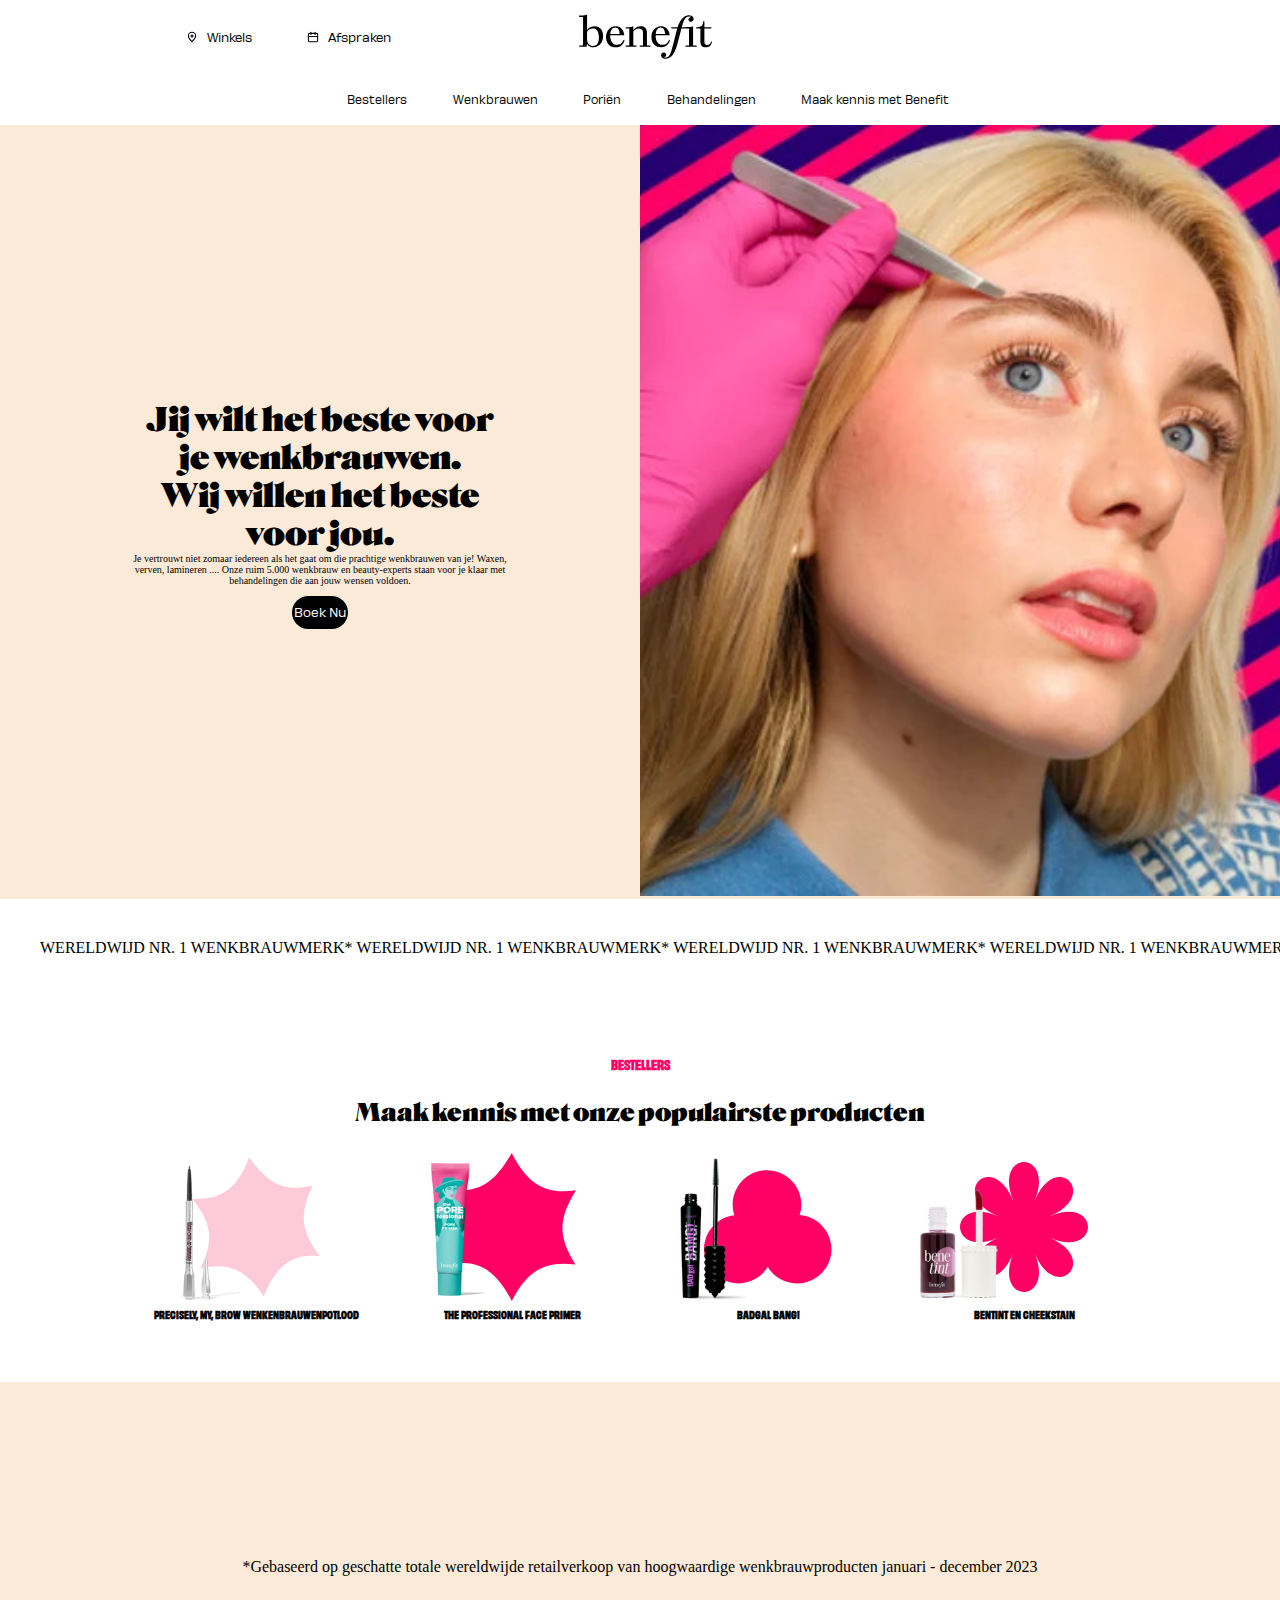
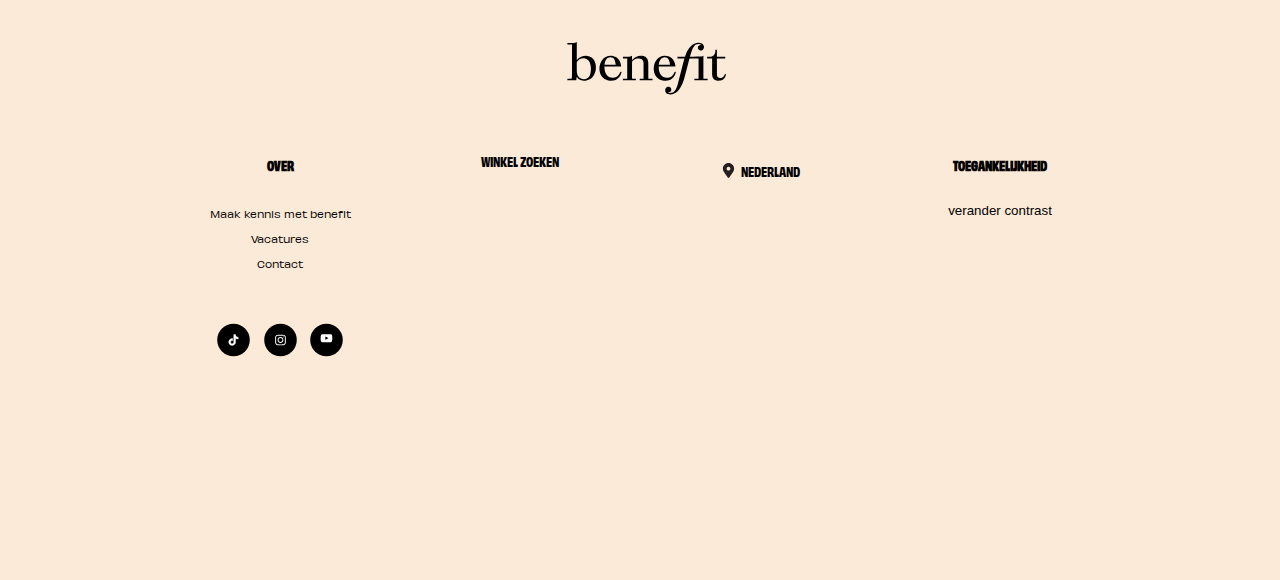
<file: index.html>
<!DOCTYPE html>
<html lang="nl">

<head>
	<meta charset="UTF-8">
	<meta name="author" content="Aya Alnabelsi">
	<meta name="viewport" content="width=device-width, initial-scale=1">

	<title>Benefitcosmetics</title>

	<link href="styles/navfooter.css" rel="stylesheet">
	<link href="styles/homestyle.css" rel="stylesheet">

	<script defer src="scripts/script.js"></script>

	<link rel="icon" type="image/svg+xml" href="images/favicon.svg">
</head>

<body>
	<header>
		<img src="images/logobenefit.svg" alt="logo benefit">

		<!--De open button-->
		<!--Aria button verstopt de button voor screenreaders-->
		<button aria-hidden="true"><img src="images/hamburgermenu.svg" alt="menu" /></button>


		<div>
			<!--Geholpen door Viresh. i.o.m Sanne in dit geval wel div gebruiken-->
			<nav>
				<!--De sluitebutton kruisje -->
				<button aria-hidden="true"><img src="images/Kruisje.svg" alt="Sluit" /></button>

				<ul>
					<li>
						<a href="https://www.benefitcosmetics.com/nl-nl/bestsellers.html">Bestellers</a>
					</li>

					<li>
						<a href="https://www.benefitcosmetics.com/nl-nl/brows.html">Wenkbrauwen</a>
					</li>

					<li>
						<a href="https://www.benefitcosmetics.com/nl-nl/pores.html">Poriën</a>
					</li>

					<li>
						<a href="https://www.benefitcosmetics.com/nl-nl/services.html">Behandelingen</a>
					</li>

					<li>
						<a href="https://www.benefitcosmetics.com/nl-nl/about-us.html">Maak kennis met Benefit</a>
					</li>
				</ul>
			</nav>

			<nav>
				<ul>
					<li>
						<a href="https://www.benefitcosmetics.com/nl-nl/find-a-store.html" target="_blank">
							<img src="images/location.svg" alt="Winkels">
							<p>Winkels</p>
						</a>
					</li>

					<li>
						<a href="https://www.benefitcosmetics.com/nl-nl/services.html?open-booking=1" target="_blank">
							<img src="images/calender.svg" alt="Afspraken">
							<p>Afspraken</p>
						</a>
					</li>

				</ul>
			</nav>
		</div>

	</header>


	<main>
		<a href="index.html"></a>

		<section>
			<img src="images/Homeimg.webp" alt="Make-up model plaatje">

			<h2>
				<br>Jij wilt het beste voor <br>je wenkbrauwen.</br>
				Wij willen het beste <br>voor jou.

			</h2>

			<p>
				Je vertrouwt niet zomaar iedereen als het gaat om die prachtige wenkbrauwen van je! Waxen, verven,
				lamineren .... Onze ruim 5.000 wenkbrauw en beauty-experts staan voor je klaar met behandelingen die aan
				jouw wensen voldoen.
			</p>

			<a href="https://www.benefitcosmetics.com/nl-nl#">Boek Nu</a>

		</section>


		<ul>
			<li>WERELDWIJD NR. 1 WENKBRAUWMERK*&nbsp;</li>
			<li>WERELDWIJD NR. 1 WENKBRAUWMERK*&nbsp;</li>
			<li>WERELDWIJD NR. 1 WENKBRAUWMERK*&nbsp;</li>
			<li>WERELDWIJD NR. 1 WENKBRAUWMERK*&nbsp;</li>
		</ul>


		<section>
			<h3>Bestellers</h3>
			<p>Maak kennis met onze populairste producten</p>

			<article>
				<a href="https://www.benefitcosmetics.com/nl-nl/bestsellers.html">
					<h3>
						Precisely, My, Brow Wenkenbrauwenpotlood
					</h3>

					<img src="images/wenkbrauwenpotlood.webp" alt="Wenkbrauwenpotlood img">
					<img src="images/sparkbabypink.svg" alt="foto spark">

				</a>
			</article>


			<article>
				<a href="https://www.benefitcosmetics.com/nl-nl/bestsellers.html">
					<h3>
						The Professional Face Primer
					</h3>
					<img src="images/faceprimer.webp" alt="Gezichtsprimer foto">
					<img src="images/sparkdeeppink.svg" alt="foto spark">
				</a>
			</article>


			<article>
				<a href="https://www.benefitcosmetics.com/nl-nl/bestsellers.html">
					<h3>
						Badgal Bang!
					</h3>
					<img src="images/mascara.png" alt="Mascara foto">
					<img src="images/clover-1.svg" alt="clover foto">
				</a>
			</article>

			<article>
				<a href="https://www.benefitcosmetics.com/nl-nl/bestsellers.html">
					<h3>
						Bentint En Cheekstain
					</h3>
					<img src="images/liptint.webp" alt="Lip tint img">
					<img src="images/flower-2.svg" alt="bloem foto">
				</a>
			</article>

		</section>
	</main>

	<footer>
		<P>*Gebaseerd op geschatte totale wereldwijde retailverkoop van hoogwaardige wenkbrauwproducten januari -
			december 2023
		</P>

		<img src="images/logobenefit.svg" alt="logo benefit">

		<details>
			<summary>Over</summary>
			<ul>
				<li>
					<a href="https://www.benefitcosmetics.com/nl-nl/about-us.html">Maak kennis met benefit</a>
				</li>

				<li>
					<a href="https://www.benefitcosmetics.com/nl-nl/careers.html">Vacatures</a>
				</li>

				<li>
					<a href="netherlandscustomerc@benefitcosmetics.com">Contact</a>
				</li>
			</ul>
		</details>

		<a href="https://www.benefitcosmetics.com/nl-nl/find-a-store.html">Winkel zoeken</a>

		<li>
			<a href="https://www.benefitcosmetics.com/nl-nl/locations.html" target="_blank">
				<img src="images/location-pin-svgrepo-com.svg" alt="locatie logo">
				<p>
					Nederland
				</p>
			</a>

		</li>

		<!--https://www.svgrepo.com/svg/513450/location-pin?edit=true-->

		<details>
			<summary>Toegankelijkheid</summary>
			<ul>
				<li>
					<button>verander contrast</button>
				</li>
			</ul>
		</details>


		<ul>
			<li>
				<a href="https://www.tiktok.com/@benefitnetherlands" target="_blank">
					<svg fill="white" width="64px" height="64px" viewBox="-32 -32 96.00 96.00" version="1.1"
						xmlns="http://www.w3.org/2000/svg" stroke="white">

						<g id="SVGRepo_bgCarrier" stroke-width="0"
							transform="translate(1.1199999999999992,1.1199999999999992), scale(0.93)">

							<rect x="-32" y="-32" width="96.00" height="96.00" rx="48" strokewidth="0"></rect>

						</g>

						<g id="SVGRepo_tracerCarrier" stroke-linecap="round" stroke-linejoin="round"></g>

						<g id="SVGRepo_iconCarrier">
							<title>tiktok</title>
							<path
								d="M16.656 1.029c1.637-0.025 3.262-0.012 4.886-0.025 0.054 2.031 0.878 3.859 2.189 5.213l-0.002-0.002c1.411 1.271 3.247 2.095 5.271 2.235l0.028 0.002v5.036c-1.912-0.048-3.71-0.489-5.331-1.247l0.082 0.034c-0.784-0.377-1.447-0.764-2.077-1.196l0.052 0.034c-0.012 3.649 0.012 7.298-0.025 10.934-0.103 1.853-0.719 3.543-1.707 4.954l0.020-0.031c-1.652 2.366-4.328 3.919-7.371 4.011l-0.014 0c-0.123 0.006-0.268 0.009-0.414 0.009-1.73 0-3.347-0.482-4.725-1.319l0.040 0.023c-2.508-1.509-4.238-4.091-4.558-7.094l-0.004-0.041c-0.025-0.625-0.037-1.25-0.012-1.862 0.49-4.779 4.494-8.476 9.361-8.476 0.547 0 1.083 0.047 1.604 0.136l-0.056-0.008c0.025 1.849-0.050 3.699-0.050 5.548-0.423-0.153-0.911-0.242-1.42-0.242-1.868 0-3.457 1.194-4.045 2.861l-0.009 0.030c-0.133 0.427-0.21 0.918-0.21 1.426 0 0.206 0.013 0.41 0.037 0.61l-0.002-0.024c0.332 2.046 2.086 3.59 4.201 3.59 0.061 0 0.121-0.001 0.181-0.004l-0.009 0c1.463-0.044 2.733-0.831 3.451-1.994l0.010-0.018c0.267-0.372 0.45-0.822 0.511-1.311l0.001-0.014c0.125-2.237 0.075-4.461 0.087-6.698 0.012-5.036-0.012-10.060 0.025-15.083z">
							</path>
						</g>

					</svg>
				</a>
				<!--https://www.svgrepo.com/svg/473806/tiktok?edit=true-->
			</li>

			<li>
				<a href="https://www.instagram.com/benefitnetherlands/" target="_blank">
					<svg width="64px" height="64px" viewBox="-24 -24 72.00 72.00" fill="white"
						xmlns="http://www.w3.org/2000/svg">

						<g id="SVGRepo_bgCarrier" stroke-width="0"
							transform="translate(0.8399999999999999,0.8399999999999999), scale(0.93)">

							<rect x="-24" y="-24" width="72.00" height="72.00" rx="36" strokewidth="0" />

						</g>

						<g id="SVGRepo_tracerCarrier" stroke-linecap="round" stroke-linejoin="round" />

						<g id="SVGRepo_iconCarrier">
							<path fill-rule="evenodd" clip-rule="evenodd"
								d="M12 18C15.3137 18 18 15.3137 18 12C18 8.68629 15.3137 6 12 6C8.68629 6 6 8.68629 6 12C6 15.3137 8.68629 18 12 18ZM12 16C14.2091 16 16 14.2091 16 12C16 9.79086 14.2091 8 12 8C9.79086 8 8 9.79086 8 12C8 14.2091 9.79086 16 12 16Z"
								fill="#ffffff" />
							<path
								d="M18 5C17.4477 5 17 5.44772 17 6C17 6.55228 17.4477 7 18 7C18.5523 7 19 6.55228 19 6C19 5.44772 18.5523 5 18 5Z"
								fill="#ffffff" />
							<path fill-rule="evenodd" clip-rule="evenodd"
								d="M1.65396 4.27606C1 5.55953 1 7.23969 1 10.6V13.4C1 16.7603 1 18.4405 1.65396 19.7239C2.2292 20.8529 3.14708 21.7708 4.27606 22.346C5.55953 23 7.23969 23 10.6 23H13.4C16.7603 23 18.4405 23 19.7239 22.346C20.8529 21.7708 21.7708 20.8529 22.346 19.7239C23 18.4405 23 16.7603 23 13.4V10.6C23 7.23969 23 5.55953 22.346 4.27606C21.7708 3.14708 20.8529 2.2292 19.7239 1.65396C18.4405 1 16.7603 1 13.4 1H10.6C7.23969 1 5.55953 1 4.27606 1.65396C3.14708 2.2292 2.2292 3.14708 1.65396 4.27606ZM13.4 3H10.6C8.88684 3 7.72225 3.00156 6.82208 3.0751C5.94524 3.14674 5.49684 3.27659 5.18404 3.43597C4.43139 3.81947 3.81947 4.43139 3.43597 5.18404C3.27659 5.49684 3.14674 5.94524 3.0751 6.82208C3.00156 7.72225 3 8.88684 3 10.6V13.4C3 15.1132 3.00156 16.2777 3.0751 17.1779C3.14674 18.0548 3.27659 18.5032 3.43597 18.816C3.81947 19.5686 4.43139 20.1805 5.18404 20.564C5.49684 20.7234 5.94524 20.8533 6.82208 20.9249C7.72225 20.9984 8.88684 21 10.6 21H13.4C15.1132 21 16.2777 20.9984 17.1779 20.9249C18.0548 20.8533 18.5032 20.7234 18.816 20.564C19.5686 20.1805 20.1805 19.5686 20.564 18.816C20.7234 18.5032 20.8533 18.0548 20.9249 17.1779C20.9984 16.2777 21 15.1132 21 13.4V10.6C21 8.88684 20.9984 7.72225 20.9249 6.82208C20.8533 5.94524 20.7234 5.49684 20.564 5.18404C20.1805 4.43139 19.5686 3.81947 18.816 3.43597C18.5032 3.27659 18.0548 3.14674 17.1779 3.0751C16.2777 3.00156 15.1132 3 13.4 3Z"
								fill="#ffffff" />
						</g>

					</svg>
				</a>
			</li>

			<li>
				<a href="https://consent.youtube.com/m?continue=https%3A%2F%2Fwww.youtube.com%2Fchannel%2FUCJwNriyEzvR7jCFjVdjOeEw%3Fcbrd%3D1&gl=NL&m=0&pc=yt&cm=2&hl=nl&src=1"
					target="_blank">

					<svg width="64px" height="64px" viewBox="-20 -20 60.00 60.00" version="1.1"
						xmlns="http://www.w3.org/2000/svg" xmlns:xlink="http://www.w3.org/1999/xlink" fill="white"
						transform="rotate(0)">

						<g id="SVGRepo_bgCarrier" stroke-width="0"
							transform="translate(0.6999999999999993,0.6999999999999993), scale(0.93)">

							<rect x="-20" y="-20" width="60.00" height="60.00" rx="30" strokewidth="0" />

						</g>

						<g id="SVGRepo_tracerCarrier" stroke-linecap="round" stroke-linejoin="round" stroke="#CCCCCC"
							stroke-width="0.16" />

						<g id="SVGRepo_iconCarrier">
							<title>youtube</title>
							<desc>Created with Sketch.</desc>
							<defs> </defs>
							<g id="Page-1" stroke-width="0.0002" fill="none" fill-rule="evenodd">
								<g id="Dribbble-Light-Preview" transform="translate(-300.000000, -7442.000000)"
									fill="#ffffff">
									<g id="icons" transform="translate(56.000000, 160.000000)">
										<path
											d="M251.988432,7291.58588 L251.988432,7285.97425 C253.980638,7286.91168 255.523602,7287.8172 257.348463,7288.79353 C255.843351,7289.62824 253.980638,7290.56468 251.988432,7291.58588 M263.090998,7283.18289 C262.747343,7282.73013 262.161634,7282.37809 261.538073,7282.26141 C259.705243,7281.91336 248.270974,7281.91237 246.439141,7282.26141 C245.939097,7282.35515 245.493839,7282.58153 245.111335,7282.93357 C243.49964,7284.42947 244.004664,7292.45151 244.393145,7293.75096 C244.556505,7294.31342 244.767679,7294.71931 245.033639,7294.98558 C245.376298,7295.33761 245.845463,7295.57995 246.384355,7295.68865 C247.893451,7296.0008 255.668037,7296.17532 261.506198,7295.73552 C262.044094,7295.64178 262.520231,7295.39147 262.895762,7295.02447 C264.385932,7293.53455 264.28433,7285.06174 263.090998,7283.18289"
											id="youtube-[#168]"> </path>
									</g>
								</g>
							</g>
						</g>

					</svg>
				</a>

				<!-- https://developer.mozilla.org/en-US/docs/Web/SVG/Attribute/target -->
				<!--https://www.svgrepo.com/svg/513089/youtube-168?edit=true-->
			</li>
		</ul>

	</footer>

</body>

</html>
</file>
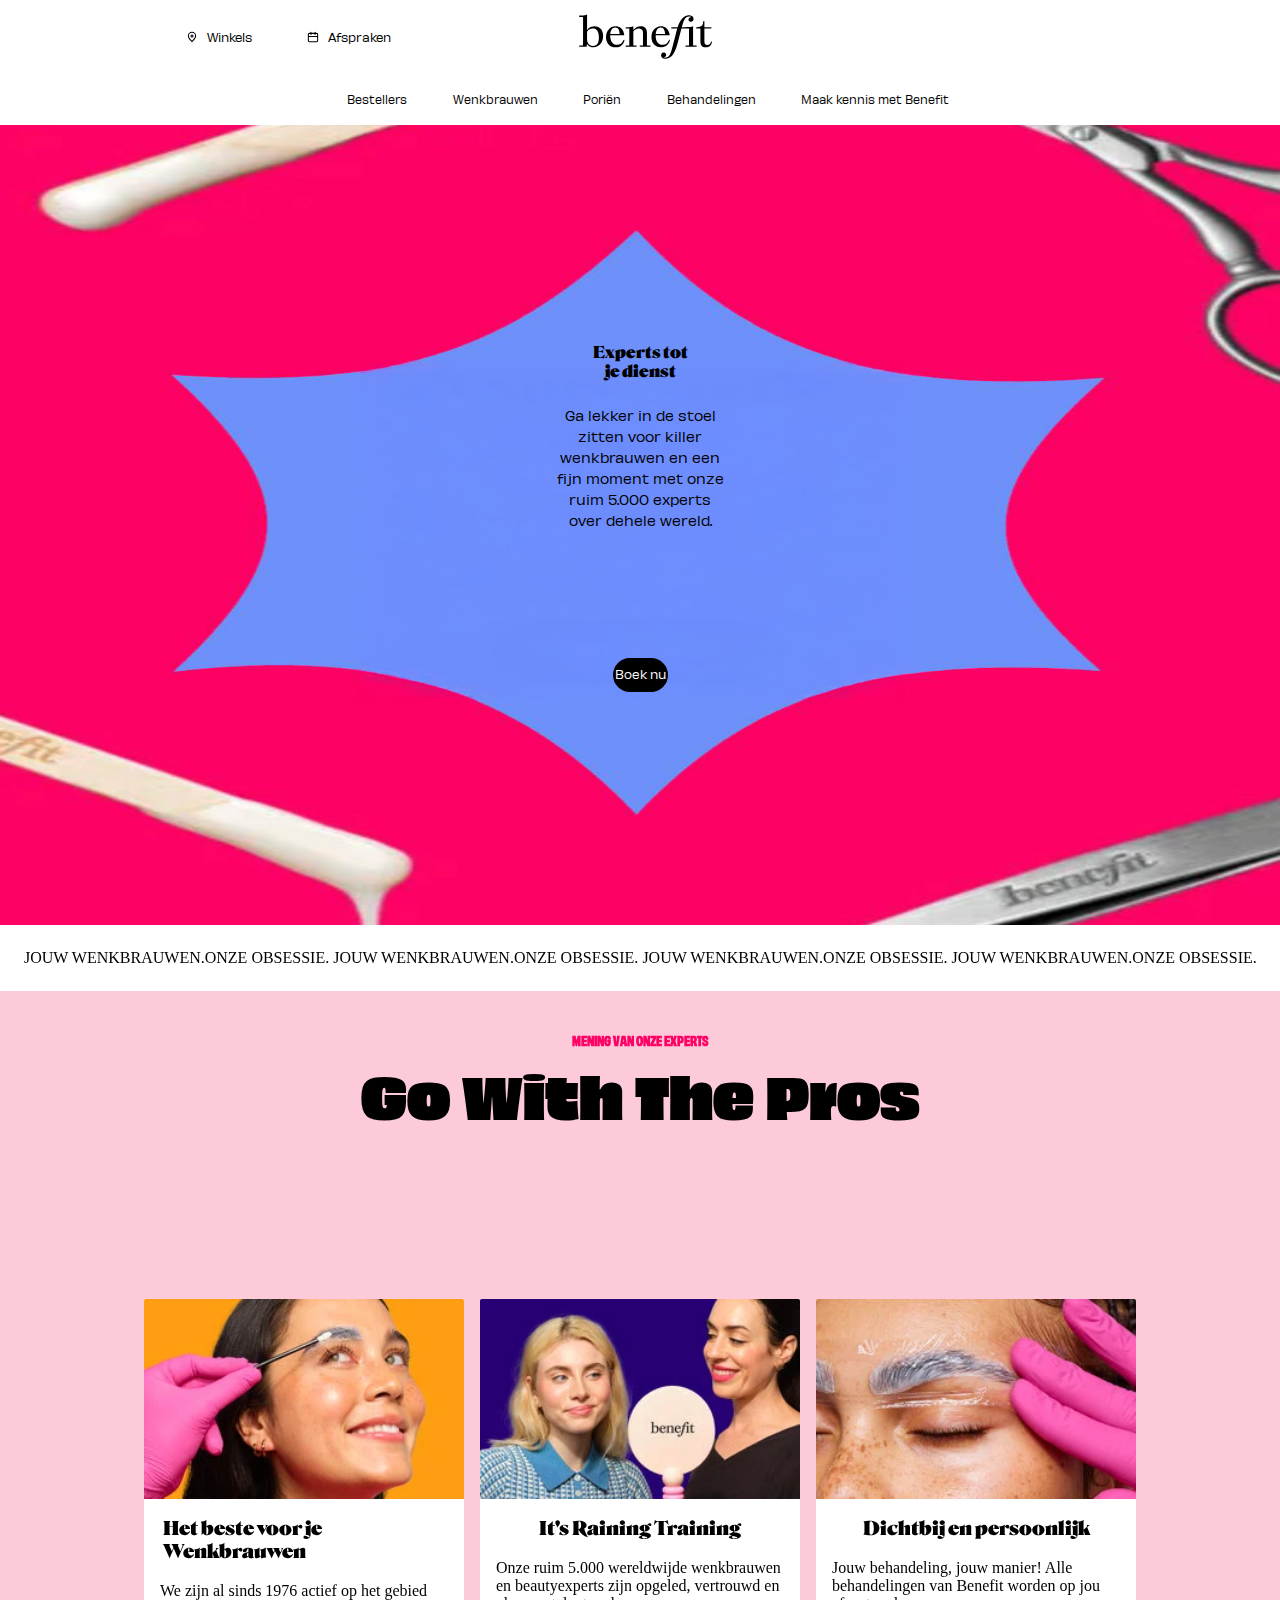
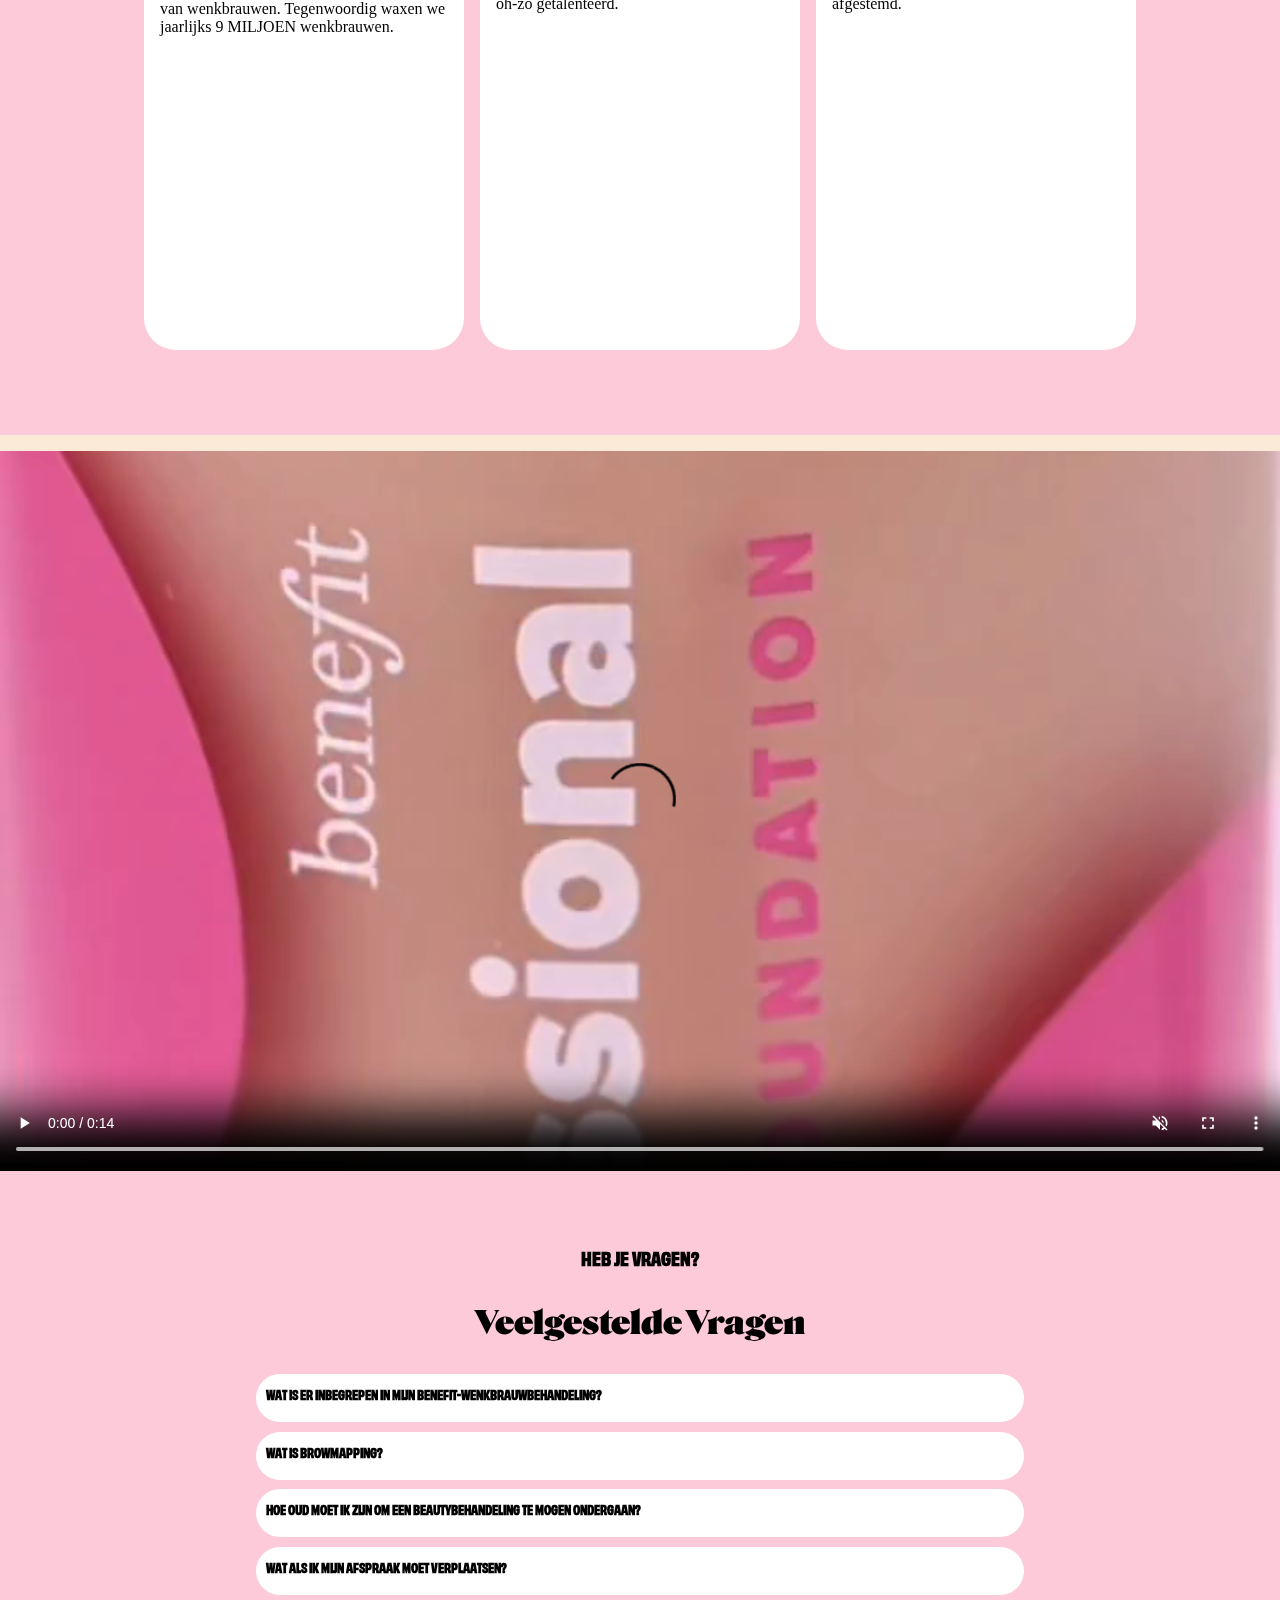
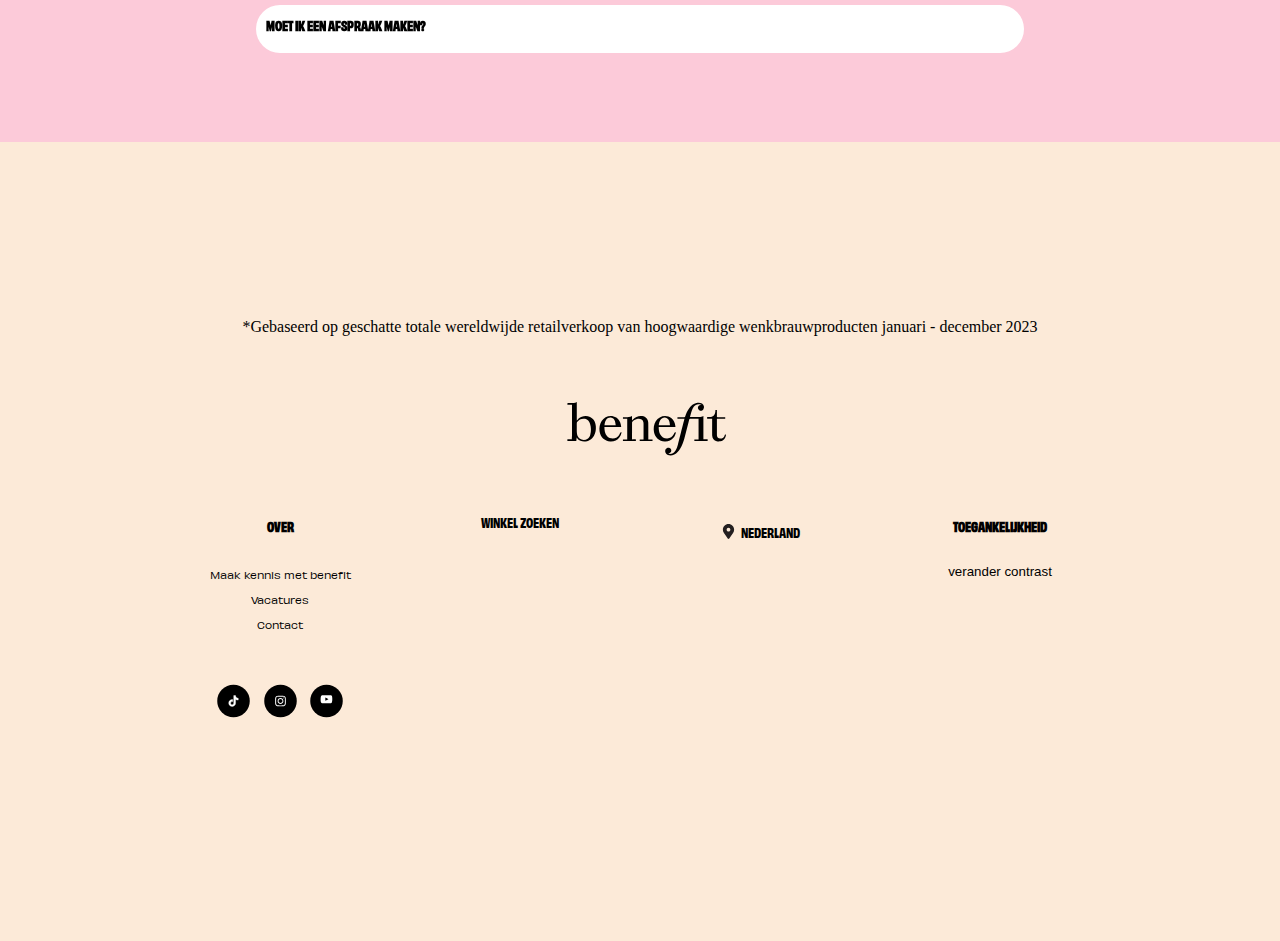
<file: behandeling.html>
<!DOCTYPE html>
<html lang="nl">

<head>
	<meta charset="UTF-8">
	<meta name="author" content="Aya Alnabelsi">
	<meta name="viewport" content="width=device-width, initial-scale=1">

	<title>Benefitcosmetics</title>

	<link href="styles/navfooter.css" rel="stylesheet">
	<link href="styles/Behandeling.css" rel="stylesheet">


	<link rel="icon" type="image/svg+xml" href="images/favicon.svg">
</head>

<body>
	<header>
		<img src="images/logobenefit.svg" alt="logo benefit">

		<!--De open button-->
		<!--Aria button verstopt de button voor screenreaders-->
		<button aria-hidden="true"><img src="images/hamburgermenu.svg" alt="menu" /></button>


		<div>
			<!--Geholpen door Viresh. i.o.m Sanne in dit geval wel div gebruiken-->
			<nav>
				<!--De sluitebutton kruisje -->
				<button aria-hidden="true"><img src="images/Kruisje.svg" alt="Sluit" /></button>

				<ul>
					<li>
						<a href="https://www.benefitcosmetics.com/nl-nl/bestsellers.html">Bestellers</a>
					</li>

					<li>
						<a href="https://www.benefitcosmetics.com/nl-nl/brows.html">Wenkbrauwen</a>
					</li>

					<li>
						<a href="https://www.benefitcosmetics.com/nl-nl/pores.html">Poriën</a>
					</li>

					<li>
						<a href="https://www.benefitcosmetics.com/nl-nl/services.html">Behandelingen</a>
					</li>

					<li>
						<a href="https://www.benefitcosmetics.com/nl-nl/about-us.html">Maak kennis met Benefit</a>
					</li>
				</ul>
			</nav>

			<nav>
				<ul>
					<li>
						<a href="https://www.benefitcosmetics.com/nl-nl/find-a-store.html" target="_blank">
							<img src="images/location.svg" alt="Winkels">
							<p>Winkels</p>
						</a>
					</li>

					<li>
						<a href="https://www.benefitcosmetics.com/nl-nl/services.html?open-booking=1" target="_blank">
							<img src="images/calender.svg" alt="Afspraken">
							<p>Afspraken</p>
						</a>
					</li>

				</ul>
			</nav>
		</div>

	</header>


	<main>
		<section>
			<!-- <picture>
		 <source srcset="images/Behandeling-desktop-img.jpg" media="(min-width: 57em)" />
		<img src="images/experts-img.jpg" alt="#" />
		 </picture> -->
			<h1>Experts tot <br>je dienst</h1>
			<img src="images/experts-img.jpg" alt="achtergrond img">
			<p>Ga lekker in de stoel zitten voor killer wenkbrauwen en een fijn moment met onze ruim 5.000 experts over
				dehele wereld.</p>
			<a href="#">Boek nu</a>
		</section>


		<ul>
			<li>Jouw wenkbrauwen.Onze obsessie.&nbsp;</li>
			<li>Jouw wenkbrauwen.Onze obsessie.&nbsp;</li>
			<li>Jouw wenkbrauwen.Onze obsessie.&nbsp;</li>
			<li>Jouw wenkbrauwen.Onze obsessie.&nbsp;</li>
		</ul>


		<section>
			<h2>Mening Van Onze Experts</h2>
			<p>Go With The Pros</p>

			<ul>
				<li>
					<h3>
						Het beste voor je Wenkbrauwen
					</h3>
					<p>We zijn al sinds 1976 actief op het gebied van wenkbrauwen. Tegenwoordig waxen we jaarlijks 9
						MILJOEN wenkbrauwen. </p>
					<img src="images/het beste-voor-jewenkbrauwen.webp" alt="foto model wenkbrauwen">
				</li>

				<li>
					<h3>
						It's Raining Training
					</h3>
					<p>
						Onze ruim 5.000 wereldwijde wenkbrauwen en beautyexperts zijn opgeled, vertrouwd en oh-zo
						getalenteerd.
					</p>
					<img src="images/its-raining-training.webp" alt="foto 2 models">
				</li>


				<li>
					<h3>
						Dichtbij en persoonlijk
					</h3>
					<p>Jouw behandeling, jouw manier! Alle behandelingen van Benefit worden op jou afgestemd.</p>
					<img src="images/dichtbij-en-persoonlijk.webp" alt=" model foto wenkbrauwen behandeling">
				</li>
			</ul>
		</section>


		<video src="Video/filmpje.MP4" controls autoplay muted></video>
		<!--Geholpen tijdens de feedback sessie-->


		<section>
			<h3>HEB JE VRAGEN?
			</h3>
			<p>Veelgestelde Vragen</p>
			<details>
				<summary>WAT IS ER INBEGREPEN IN MIJN BENEFIT-WENKBRAUWBEHANDELING? </summary>
				<p>Elke Benefit-behandeling is een unieke ervaring voor JOU, helemaal afgestemd op jouw noden. Je Brow &
					Beauty Expert (BBE) begint altijd met een uitgebreide consultatie. Zo wandel je naar buiten met een
					goed
					gevoel (en een prachtige look!) Dankzij onze gepersonaliseerde browmapping kan je zelf zien welke
					haartjes we moeten knippen en welke haartjes we laten groeien, voor een wenkbrauwlook waar je
					helemaal
					in de ban van bent. Aan het einde van de behandeling zal je BBE je wenkbrauwen stylen, zodat je er
					meteen mee kan pronken wanneer je naar buiten wandelt. </p>
			</details>


			<details>
				<summary>
					WAT IS BROWMAPPING?
				</summary>
				<p>Onze gepersonaliseerde browmappingtechniek helpt je te bepalen waar je wenkbrauw moet beginnen en
					eindigen en hoe hij moet krommen, en identificeert elk haartje dat daarvoor verwijderd moet worden.
					De
					procedure zorgt ervoor dat je niet zomaar de eerste de beste wenkbrauwvorm aangemeten krijgt, maar
					de
					wenkbrauwvorm die perfect past bij jou. Zodra je de gewenste vorm in kaart gebracht hebt, zal je
					Brow &
					Beauty expert samen met jou bepalen hoe je die vorm het best kan verkrijgen: met een behandeling,
					een
					bepaald product, of beide. </p>
			</details>


			<details>
				<summary>
					HOE OUD MOET IK ZIJN OM EEN BEAUTYBEHANDELING TE MOGEN ONDERGAAN?
				</summary>
				<p>
					Raadpleeg bij het boeken van de afspraak de minimumleeftijd voor de behandeling om na te gaan of de
					aanwezigheid en toestemming van een ouder of voogd vereist zijn.
				</p>
			</details>


			<details>

				<summary>
					WAT ALS IK MIJN AFSPRAAK MOET VERPLAATSEN?
				</summary>
				<p>Geen zorgen, plannen kunnen wijzigen! Annuleer je afspraak als je niet aanwezig kan zijn. Dit kan via
					e-mail als je gekozen hebt om online meldingen over je afspraak te ontvangen. Zodra de afspraak
					geannuleerd is, zal je gevraagd worden of je een nieuwe afspraak wil maken.
				</p>
			</details>


			<details>
				<summary>
					MOET IK EEN AFSPRAAK MAKEN?
				</summary>
				<p>
					Het is aangeraden om een afspraak te maken, maar je kan ook zonder afspraak langskomen.
				</p>
			</details>

		</section>
	</main>


	<footer>
		<P>*Gebaseerd op geschatte totale wereldwijde retailverkoop van hoogwaardige wenkbrauwproducten januari -
			december 2023
		</P>

		<img src="images/logobenefit.svg" alt="logo benefit">

		<details>
			<summary>Over</summary>
			<ul>
				<li>
					<a href="https://www.benefitcosmetics.com/nl-nl/about-us.html">Maak kennis met benefit</a>
				</li>

				<li>
					<a href="https://www.benefitcosmetics.com/nl-nl/careers.html">Vacatures</a>
				</li>

				<li>
					<a href="netherlandscustomerc@benefitcosmetics.com">Contact</a>
				</li>
			</ul>
		</details>

		<a href="https://www.benefitcosmetics.com/nl-nl/find-a-store.html">Winkel zoeken</a>


		<li>
			<a href="https://www.benefitcosmetics.com/nl-nl/locations.html" target="_blank">
				<img src="images/location-pin-svgrepo-com.svg" alt="locatie logo">
				<p>
					Nederland
				</p>
			</a>

		</li>

		<!--https://www.svgrepo.com/svg/513450/location-pin?edit=true-->

		<details>
			<summary>Toegankelijkheid</summary>
			<ul>
				<li>
					<button>verander contrast</button>
				</li>
			</ul>
		</details>


		<ul>
			<li>
				<a href="https://www.tiktok.com/@benefitnetherlands" target="_blank">
					<svg fill="white" width="64px" height="64px" viewBox="-32 -32 96.00 96.00" version="1.1"
						xmlns="http://www.w3.org/2000/svg" stroke="white">

						<g id="SVGRepo_bgCarrier" stroke-width="0"
							transform="translate(1.1199999999999992,1.1199999999999992), scale(0.93)">

							<rect x="-32" y="-32" width="96.00" height="96.00" rx="48" strokewidth="0"></rect>

						</g>

						<g id="SVGRepo_tracerCarrier" stroke-linecap="round" stroke-linejoin="round"></g>

						<g id="SVGRepo_iconCarrier">
							<title>tiktok</title>
							<path
								d="M16.656 1.029c1.637-0.025 3.262-0.012 4.886-0.025 0.054 2.031 0.878 3.859 2.189 5.213l-0.002-0.002c1.411 1.271 3.247 2.095 5.271 2.235l0.028 0.002v5.036c-1.912-0.048-3.71-0.489-5.331-1.247l0.082 0.034c-0.784-0.377-1.447-0.764-2.077-1.196l0.052 0.034c-0.012 3.649 0.012 7.298-0.025 10.934-0.103 1.853-0.719 3.543-1.707 4.954l0.020-0.031c-1.652 2.366-4.328 3.919-7.371 4.011l-0.014 0c-0.123 0.006-0.268 0.009-0.414 0.009-1.73 0-3.347-0.482-4.725-1.319l0.040 0.023c-2.508-1.509-4.238-4.091-4.558-7.094l-0.004-0.041c-0.025-0.625-0.037-1.25-0.012-1.862 0.49-4.779 4.494-8.476 9.361-8.476 0.547 0 1.083 0.047 1.604 0.136l-0.056-0.008c0.025 1.849-0.050 3.699-0.050 5.548-0.423-0.153-0.911-0.242-1.42-0.242-1.868 0-3.457 1.194-4.045 2.861l-0.009 0.030c-0.133 0.427-0.21 0.918-0.21 1.426 0 0.206 0.013 0.41 0.037 0.61l-0.002-0.024c0.332 2.046 2.086 3.59 4.201 3.59 0.061 0 0.121-0.001 0.181-0.004l-0.009 0c1.463-0.044 2.733-0.831 3.451-1.994l0.010-0.018c0.267-0.372 0.45-0.822 0.511-1.311l0.001-0.014c0.125-2.237 0.075-4.461 0.087-6.698 0.012-5.036-0.012-10.060 0.025-15.083z">
							</path>
						</g>

					</svg>
				</a>
				<!--https://www.svgrepo.com/svg/473806/tiktok?edit=true-->
			</li>

			<li>
				<a href="https://www.instagram.com/benefitnetherlands/" target="_blank">
					<svg width="64px" height="64px" viewBox="-24 -24 72.00 72.00" fill="white"
						xmlns="http://www.w3.org/2000/svg">

						<g id="SVGRepo_bgCarrier" stroke-width="0"
							transform="translate(0.8399999999999999,0.8399999999999999), scale(0.93)">

							<rect x="-24" y="-24" width="72.00" height="72.00" rx="36" strokewidth="0" />

						</g>

						<g id="SVGRepo_tracerCarrier" stroke-linecap="round" stroke-linejoin="round" />

						<g id="SVGRepo_iconCarrier">
							<path fill-rule="evenodd" clip-rule="evenodd"
								d="M12 18C15.3137 18 18 15.3137 18 12C18 8.68629 15.3137 6 12 6C8.68629 6 6 8.68629 6 12C6 15.3137 8.68629 18 12 18ZM12 16C14.2091 16 16 14.2091 16 12C16 9.79086 14.2091 8 12 8C9.79086 8 8 9.79086 8 12C8 14.2091 9.79086 16 12 16Z"
								fill="#ffffff" />
							<path
								d="M18 5C17.4477 5 17 5.44772 17 6C17 6.55228 17.4477 7 18 7C18.5523 7 19 6.55228 19 6C19 5.44772 18.5523 5 18 5Z"
								fill="#ffffff" />
							<path fill-rule="evenodd" clip-rule="evenodd"
								d="M1.65396 4.27606C1 5.55953 1 7.23969 1 10.6V13.4C1 16.7603 1 18.4405 1.65396 19.7239C2.2292 20.8529 3.14708 21.7708 4.27606 22.346C5.55953 23 7.23969 23 10.6 23H13.4C16.7603 23 18.4405 23 19.7239 22.346C20.8529 21.7708 21.7708 20.8529 22.346 19.7239C23 18.4405 23 16.7603 23 13.4V10.6C23 7.23969 23 5.55953 22.346 4.27606C21.7708 3.14708 20.8529 2.2292 19.7239 1.65396C18.4405 1 16.7603 1 13.4 1H10.6C7.23969 1 5.55953 1 4.27606 1.65396C3.14708 2.2292 2.2292 3.14708 1.65396 4.27606ZM13.4 3H10.6C8.88684 3 7.72225 3.00156 6.82208 3.0751C5.94524 3.14674 5.49684 3.27659 5.18404 3.43597C4.43139 3.81947 3.81947 4.43139 3.43597 5.18404C3.27659 5.49684 3.14674 5.94524 3.0751 6.82208C3.00156 7.72225 3 8.88684 3 10.6V13.4C3 15.1132 3.00156 16.2777 3.0751 17.1779C3.14674 18.0548 3.27659 18.5032 3.43597 18.816C3.81947 19.5686 4.43139 20.1805 5.18404 20.564C5.49684 20.7234 5.94524 20.8533 6.82208 20.9249C7.72225 20.9984 8.88684 21 10.6 21H13.4C15.1132 21 16.2777 20.9984 17.1779 20.9249C18.0548 20.8533 18.5032 20.7234 18.816 20.564C19.5686 20.1805 20.1805 19.5686 20.564 18.816C20.7234 18.5032 20.8533 18.0548 20.9249 17.1779C20.9984 16.2777 21 15.1132 21 13.4V10.6C21 8.88684 20.9984 7.72225 20.9249 6.82208C20.8533 5.94524 20.7234 5.49684 20.564 5.18404C20.1805 4.43139 19.5686 3.81947 18.816 3.43597C18.5032 3.27659 18.0548 3.14674 17.1779 3.0751C16.2777 3.00156 15.1132 3 13.4 3Z"
								fill="#ffffff" />
						</g>

					</svg>
				</a>
			</li>

			<li>
				<a href="https://consent.youtube.com/m?continue=https%3A%2F%2Fwww.youtube.com%2Fchannel%2FUCJwNriyEzvR7jCFjVdjOeEw%3Fcbrd%3D1&gl=NL&m=0&pc=yt&cm=2&hl=nl&src=1"
					target="_blank">

					<svg width="64px" height="64px" viewBox="-20 -20 60.00 60.00" version="1.1"
						xmlns="http://www.w3.org/2000/svg" xmlns:xlink="http://www.w3.org/1999/xlink" fill="white"
						transform="rotate(0)">

						<g id="SVGRepo_bgCarrier" stroke-width="0"
							transform="translate(0.6999999999999993,0.6999999999999993), scale(0.93)">

							<rect x="-20" y="-20" width="60.00" height="60.00" rx="30" strokewidth="0" />

						</g>

						<g id="SVGRepo_tracerCarrier" stroke-linecap="round" stroke-linejoin="round" stroke="#CCCCCC"
							stroke-width="0.16" />

						<g id="SVGRepo_iconCarrier">
							<title>youtube [#168]</title>
							<desc>Created with Sketch.</desc>
							<defs> </defs>
							<g id="Page-1" stroke-width="0.0002" fill="none" fill-rule="evenodd">
								<g id="Dribbble-Light-Preview" transform="translate(-300.000000, -7442.000000)"
									fill="#ffffff">
									<g id="icons" transform="translate(56.000000, 160.000000)">
										<path
											d="M251.988432,7291.58588 L251.988432,7285.97425 C253.980638,7286.91168 255.523602,7287.8172 257.348463,7288.79353 C255.843351,7289.62824 253.980638,7290.56468 251.988432,7291.58588 M263.090998,7283.18289 C262.747343,7282.73013 262.161634,7282.37809 261.538073,7282.26141 C259.705243,7281.91336 248.270974,7281.91237 246.439141,7282.26141 C245.939097,7282.35515 245.493839,7282.58153 245.111335,7282.93357 C243.49964,7284.42947 244.004664,7292.45151 244.393145,7293.75096 C244.556505,7294.31342 244.767679,7294.71931 245.033639,7294.98558 C245.376298,7295.33761 245.845463,7295.57995 246.384355,7295.68865 C247.893451,7296.0008 255.668037,7296.17532 261.506198,7295.73552 C262.044094,7295.64178 262.520231,7295.39147 262.895762,7295.02447 C264.385932,7293.53455 264.28433,7285.06174 263.090998,7283.18289"
											id="youtube-[#168]"> </path>
									</g>
								</g>
							</g>
						</g>

					</svg>
				</a>

				<!-- https://developer.mozilla.org/en-US/docs/Web/SVG/Attribute/target -->
				<!--https://www.svgrepo.com/svg/513089/youtube-168?edit=true-->
			</li>
		</ul>

	</footer>
	<script defer src="scripts/script.js"></script>
</body>

</html>
</file>
<file: styles/navfooter.css>
@font-face {
    font-family: "obviously-medium";
    src: url("../fonts/Obviously-Medium.woff2");
    font-weight: 300;
}

@font-face {
    font-family: "obviously-narrow";
    src: url("../fonts/Obviously-Narrow_Bold.woff2");
    font-weight: 400;
}

@font-face {
    font-family: "obviously-regular";
    src: url("../fonts/Obviously-Regular.woff2");
    font-weight: 400;
}

@font-face {
    font-family: "obviously-super";
    src: url("../fonts/Obviously-Super.woff2");
    font-weight: 400;
}

@font-face {
    font-family: "roslindale-display";
    src: url("../fonts/Roslindale-DisplayUltra.woff2");
    font-weight: 400;
}

/*********************/
/* CUSTOM PROPERTIES */
/*********************/
:root {
    color-scheme: light dark;

    --background-color: light-dark(#fcead8, black);
    --secondarycolor-background: light-dark(#ffffff, #ff0064);
    --button-color: light-dark(#000000, #ffb6c1);
    --color-background: light-dark(#ffffff, black);
    --rozebacground-color: light-dark(#fccad9, #ff4b9b);
    --tweedefooter: light-dark(#fcead8, black);
    --ulcolor: light-dark(#fccad9, black);

    --footer-color: light-dark(#fff4eb, #ff66a3);
    --footercolor: light-dark(#ffffff, #ff4b9b);
    --detailscolor: light-dark(#ff4b9b, black);
    --textcolor: #000000;
    --textcolor1: #ffffff;
    --textcolor3: light-dark(#ffffff, black);
    --textcolor2: light-dark(black, #ffffff);
    --colortext2: light-dark(#ff0064, #ff66a3);
    --bestellerscolor: light-dark(#ff0064, #ffffff);
    --button: light-dark(black, #ffffff);
    --deeppinkbackground-color: light-dark(#fc91dc, #a8006a);
    --socialmediaicon-background: light-dark(black, #ff0064);
}


/*************/
/* DE HEADER */
/*************/

header {
    z-index: 2;
    display: grid;
    grid-template-columns: 1fr max-content 1fr;
    position: sticky;
    top: 0;
    align-items: center;
    background-color: var(--footercolor);
}

header h1 {
    justify-content: center;
    font-size: larger;
    font-weight: 200;
}

/*************/
/*menu img*/
/*************/
header img {
    width: 3em;
}

/*************/
/* Geholpen door Viresh */
/*************/
header button,
div nav button {
    background-color: inherit;
    border: none;
}

/*************/
/*memu button*/
/*************/
header button {
    order: -1;
    justify-self: start;
    padding-top: 1em;
}

div {
    display: flex;
    flex-direction: column;
    justify-content: space-between;
    position: fixed;
    left: 0;
    right: 0;
    top: 0;
    bottom: 0;
    background-color: var(--footercolor);
    /* helemaal uit beeld Verplaatsen*/
    translate: -100%;
    transition: 2s;
}

div nav:nth-of-type(1) {
    margin-left: 1em;
    background-color: var(--footercolor);
}

div nav:nth-of-type(1) ul a {
    font-family: "obviously-narrow";
    font-size: 1.5em;
}

div nav:nth-of-type(2) {
    grid-row-start: 1;
    grid-row-end: 2;
    background-color: var(--tweedefooter);
}


div nav:nth-of-type(2) ul a {
    display: flex;
    flex-direction: row;
    justify-content: start;
    padding: 0;
}


div nav:nth-of-type(2) ul img {
    width: 40px;
    height: 40px;
    align-self: center;
}

div nav:nth-of-type(2) ul p {
    font-size: small;

}

/*************/
/*linkjes in de nav*/
/*************/
div ul:nth-of-type(1) {
    list-style: none;
    font-family: "Obviously-Narrow";
    font-size: small;
}

/*************/
/* als het menu open is*/
/*************/
div.toonMenu {
    translate: 0% 0%;
}

/*************/
/*als het menu open is*/
/*************/
div.is-open {
    translate: 0%;
}

/*************/
/*ALS DE BROWSER MINIMAAL 38EM BREED IS*/
/*************/
@media (min-width:38em) {
    header {
        grid-template-rows: min-content min-content;
    }

    header img {
        grid-column: 2;
        grid-row: 1;
        width: 9em;
        align-self: center;

    }

    header>button {
        display: none;
    }

    h1 {
        grid-column-start: 2;
        grid-column-end: 3;
    }

    div {
        display: contents;
        position: static;
        translate: 0;
        background: none;

    }

    div nav:nth-of-type(1) {
        grid-column-start: 1;
        grid-column-end: -1;
        justify-self: center;
        grid-row: 2;
    }

    div nav:nth-of-type(1) ul a {
        font-family: "obviously-regular";
        font-size: 0.8em;
    }

    div nav:nth-of-type(2) {
        grid-row: 1;
        grid-column: 1;
        justify-self: center;
        background-color: var(--textcolor1);
    }

    div nav:nth-of-type(2) a {
        display: flex;
        flex-direction: row;

    }

    div button {
        display: none;
    }

    div ul {
        display: flex;
        gap: 3.5em;
        list-style: none;
    }

    div a {
        border: none;
        flex-direction: column;
    }

    header>a:last-of-type {
        flex-direction: column;
    }
}

/*************/
/*Header als de browser minimaal 57em breed is*/
/*************/

@media (min-width:57em) {
    div nav:nth-of-type(1) ul a {
        font-family: "obviously-regular";
        font-size: 0.8em;
    }

    div nav:nth-of-type(2) ul img {
        width: 30px;
    }

    div nav:nth-of-type(2) ul p {
        font-size: 1.1em;
    }


}

/* Bron: https://codepen.io/ayaalnabelsi/pen/RNrPrWW */





footer {
    background-color: var(--background-color);
    padding: 1em;
    position: relative;
    display: grid;
    padding-bottom: 2em;
    text-align: center;
    text-decoration: none;
  }
   
  /*Gebasseerd op etc*/
  footer p {
    font-size: x-small;
  }
   
  /*benefit img*/
  footer > img {
    width: 25%;
    justify-self: center;
    padding-top: 2em;
    padding-bottom: 1em;
  }
   
  /*************/
  /*WINKEL ZOEKEN&NEDERLAND*/
  /*************/
  a {
    font-size: x-small;
    font-family: "Obviously-Regular";
    text-decoration: none;
    color: var(--textcolor2);
    line-height: 2.5em;
  }
   
  /*Ruimte tussen a */
  details li a {
    line-height: 2.5em;
  }
   
  /*over & toegankelijkheid*/
  summary,
  footer > a {
    font-size: small;
    font-family: "Obviously-Narrow";
    text-transform: uppercase;
  }
   
  footer details:nth-of-type(1) a:hover {
    text-decoration: underline;
  }
   
  footer details:nth-of-type(2) a:hover {
    text-decoration: underline;
  }
   
  footer a:hover {
    text-decoration: underline;
  }
   
  /*************/
  /* OVER & TOEGANKELIJKHEID*/
  /*************/
  details summary {
    justify-content: center;
  }
   
  /*************/
  /* OVER */
  /*************/
  footer details ul {
    list-style: none;
  }
   
  /*************/
  /*SOCIAL MEDIA ICONS*/
  /*************/
  footer > ul:first-of-type {
    display: flex;
    list-style: none;
    justify-content: center;
    gap: 0.7em;
  }
   
  footer > ul:last-of-type svg {
    display: block;
    width: 3.5em;
  }
   
  button {
    background-color: inherit;
    border: none;
  }
   
  button:hover {
    text-decoration: underline;
  }
   
  /*Behandeling page*/
  /*HEB JE VRAGEN*/
  footer section:nth-of-type(1) {
    background-color: var(--rozebacground-color);
  }
   
  /*************/
  /*  Pijltje Styling*/
  /*************/
  summary {
    list-style: none;
    display: flex;
    padding: 10px;
    font-weight: bold;
    display: grid;
    grid-template-columns: 1fr max-content min-content;
    grid-column-start: 2;
    grid-column-end: 3;
  }
   
  footer summary::after {
    content: "";
    grid-column-start: 3;
    grid-column-end: 4;
    width: 0.9em;
    background: url("https://uploads.sitepoint.com/wp-content/uploads/2023/10/1697699669arrow.svg")
      no-repeat;
    transition: 0.2s;
  }
   
  footer details[open] > summary::after {
    transform: rotate(180deg);
  }
   
  /*https://codepen.io/SitePoint/pen/gOqYGPZ*/
  
   
  /*Nederland en logo*/
  footer li a {
    display: flex;
    justify-content: center;
    gap: 0.5em;
  }
   
  footer li a img {
    width: 1.5em;
  }
   
  footer li a p {
    font-family: "Obviously-Narrow";
    text-transform: uppercase;
    font-size: small;
  }
   
  li::marker {
    content: "";
  }
   
  /*content leeg maken geholpen door Viresh*/
   
  svg rect {
    fill: var(--socialmediaicon-background);
  }
   
  /*hiermee de kleur van de iconen verander*/
   


    /* geen pijltjes in summary*/
    @media (min-width: 900px) {
      footer details > summary::after {
          display: none;
      }
  }

  @media (min-width: 57em) {
    footer {
      padding: 10em;
      display: grid;
      grid-template-columns: 1fr 1fr 1fr 1fr;
      padding-bottom: 12em;
      text-align: center;
      text-decoration: none;
    }
   
    /*Gebasseerd op etc*/
    footer p {
      grid-column: 1/-1;
      font-size: medium;
    }
   
    /*benefit img*/
    footer > img {
      grid-row: 2;
      grid-column: 1/-1;
      width: 18%;
      justify-self: center;
      padding-top: 3em;
      padding-bottom: 3em;
    }
   
    footer a {
      grid-row: 3;
      grid-column: 2/3;
      
    }
   
    footer a:nth-of-type(1) {
      align-self: start;
    }
   
    /*************/
    /* OVER & TOEGANKELIJKHEID*/
    /*************/
    details summary {
      justify-content: center;
    }
   
    /*************/
    /* OVER */
    /*************/
    footer details ul {
      list-style: none;
    }
   
    /*************/
    /*SOCIAL MEDIA ICONS*/
    /*************/
    footer > ul:first-of-type {
      display: flex;
      list-style: none;
      justify-content: center;
      gap: 0.7em;
    }
   
    footer > ul:last-of-type svg {
      display: block;
      width: 3.5em;
    }
   
    button {
      background-color: inherit;
      border: none;
    }
   
    button:hover {
      text-decoration: underline;
    }

       
    /*Nederland en logo*/
    footer a {
      display: flex;
      justify-content: center;
      align-items: center;
      gap: 0.5em;
    }
   
    footer a img {
      width: 1.5em;
    }
   
    footer a p {
      font-family: "Obviously-Narrow";
      text-transform: uppercase;
      font-size: small;
    }
   
    li::marker {
      content: "";
    }

    /*Behandeling page*/
    /*HEB JE VRAGEN*/
    footer section:nth-of-type(1) {
      background-color: var(--rozebacground-color);
    }
   
    /*************/
    /*  Pijltje Styling*/
    /*************/
    summary {
      list-style: none;
      display: flex;
      padding: 10px;
      font-weight: bold;
      display: grid;
      grid-template-columns: 1fr max-content min-content;
      grid-column-start: 2;
      grid-column-end: 3;
    }
   
    footer summary::after {
      content: "";
      grid-column-start: 3;
      grid-column-end: 4;
      width: 0.9em;
      background: url("https://uploads.sitepoint.com/wp-content/uploads/2023/10/1697699669arrow.svg")
        no-repeat;
      transition: 0.2s;
    }
   
    footer details[open] > summary::after {
      transform: rotate(180deg);
    }
   
    footer summary:nth-of-type() header a:hover {
      color: var(--secondarycolor-background);
    }
   
    /*https://codepen.io/SitePoint/pen/gOqYGPZ*/

  }
</file>
<file: styles/homestyle.css>
/**************/
/* CSS REMEDY */
/**************/
*,
*::after,
*::before {
	box-sizing: border-box;
	padding: 0;
}


/****************/
/* SECTION BENEFIT */
/****************/
section:nth-of-type(1) {
	display: flex;
	flex-direction: column;
	align-items: center;
	background-color: var(--background-color);
	padding-bottom: 2em;
}

section:nth-of-type(1) img {
	width: 100%;
	height: 25em;
	object-fit: cover;
	object-position: 50% 35%;
}

h2 {
	font-family: "roslindale-display";
	text-align: center;
	font-size: xx-large;
}

section:nth-of-type(1) p {
	max-width: 47%;
	margin-top: 0;
	text-align: center
}

section:nth-of-type(1) a {
	font-family: "Obviously-Regular";
	justify-content: center;
	font-size: small;
	font-size: 0.7em;
	color: var(--textcolor3);
	justify-self: center;
	border: 2px solid var(--textcolor2);
	background-color: var(--textcolor2);
	height: 3em;
	border-radius: 2em;
}




@media (min-width:57em) {
	section:nth-of-type(1) {
		display: grid;
		grid-template-columns: 1fr 1fr;
		grid-template-rows: max-content max-content max-content max-content max-content;
	}

	section:nth-of-type(1) h2 {
		grid-column-start: 1;
		grid-column-end: 2;
		grid-row: 2;
		align-self: end;
		margin: 0;
	}

	section:nth-of-type(1) p {
		grid-column-start: 2;
		grid-column-end: 1;
		justify-self: center;
		grid-row: 3;
		max-width: 60%;
		font-size: x-small;
	}

	section:nth-of-type(1) a {
		grid-column-start: 2;
		grid-column-end: 1;
		justify-self: center;
		grid-row: 4;
	}

	section:nth-of-type(1) img {
		grid-column-start: 2;
		grid-column-end: -1;
		grid-row: 1/-1;
		height: 108%;
	}

}


/* Geanimeerde P*/
/*Geholpen door Viresh*/
body {
	margin: 0;
}

/* https://codepen.io/studiojvla/pen/qVbQqW?editors=1100 */
main>ul {
	display: flex;
	background-color: var(--color-background);
	overflow-x: hidden;
	padding: 1.5em;
	margin: 0;
	text-wrap: nowrap;
	list-style-type: none;
}

/* spreekt de DIRECTE ul in de main aan */
main>ul li {
	animation: slide 5s linear infinite;
	white-space: nowrap;
}


/* slide animation */
@keyframes slide {
	0% {
		/* de li wat meer naar links laten starten zodat je de jump minder ziet */
		transform: translateX(-10%);
	}

	100% {
		transform: translateX(-70%);
	}

	/*Geholpen door Viresh*/
}

@media (min-width:57em) {
	main>ul {
		padding: 2.5em;
	}

}



/****************/
/* SECTION BESTELLERS */
/****************/

section:nth-of-type(2) {
	display: grid;
	grid-template-columns: 1fr 1fr;
	background-color: var(--footercolor);
}


/* section:nth-of-type(2) h3 {
	text-align: center;
	grid-column-start: 1;
	grid-column-end: 3;
	font-family: "obviously-narrow";
	text-transform: uppercase;
	font-size: small;
	color: var(--bestellerscolor);
	margin: 0;
	align-self: start;
	justify-content: center;
} */

section:nth-of-type(2)>h3 {
	text-align: center;
	grid-column-start: 1;
	grid-column-end: 3;
	font-family: "obviously-narrow";
	text-transform: uppercase;
	font-size: small;
	color: var(--bestellerscolor);
	margin: 0;
	align-self: start;
	justify-content: center;
}
section:nth-of-type(2) p {
	text-align: center;
	grid-column-start: 1;
	grid-column-end: 3;
	font-family: "roslindale-display";
	font-size: x-large;
	justify-self: center;
}
section:nth-of-type(2) article h3 {
	color: var(--textcolor2);
	font-family: "obviously-narrow";
	text-transform: uppercase;
	grid-column-start: 1/-1;
	margin: 0;
	align-self: start;
	justify-content: center;
	
}

section:nth-of-type(2) a {
	display: grid;
	grid-template-rows: 3fr 1fr;
	justify-items: center;
	align-items: center;
	font-size: xx-small;
	text-transform: uppercase;
}

section:nth-of-type(2) a:hover {
	text-decoration: underline;
}

section:nth-of-type(2) a img {
	grid-row-start: 1;
	grid-column-start: 1;
}


article:nth-of-type(1) img {
	width: 50%;
}

article:nth-of-type(2) img {
	width: 50%;
}

article:nth-of-type(3) img {
	width: 50%;
}

article:nth-of-type(4) img {
	width: 50%;
}


section:nth-of-type(2) a img:nth-of-type(1) {
	justify-self: start;
}

/*Om images naar de achtergrond te verplaatsen */
section:nth-of-type(2) img:nth-of-type(1) {
	z-index: 1;
}

section:nth-of-type(2) a img:nth-of-type(2) {
	/*GEHOLPEN DOOR SANNE*/
	animation-name: draaien;
	animation-duration: 1s;
	animation-iteration-count: infinite;
	/*oneindig draaien*/
	animation-timing-function: linear;
	/*constante snelheid*/
	animation-play-state: paused;
	/*animatie stil laten staan*/
}

section:nth-of-type(2) a:hover img:nth-of-type(2) {
	animation-play-state: running;
	/**doorgaan met afspelen*/
	/*GEHOLPEN DOOR SANNE*/
}

@keyframes draaien {
	0% {
		rotate: 0deg;
	}

	100% {
		rotate: 360deg;
	}

	/*GEHOLPEN DOOR SANNE*/
}



@media (min-width:57em) {
	section:nth-of-type(2) {
		display: grid;
		grid-template-columns: 1fr 1fr 1fr 1fr;
		grid-template-rows: 1fr 1fr 3fr;
		padding-inline: 8em;
	}

	section:nth-of-type(2) h3 {
		grid-row: 1;
		grid-column: 1/-1;
		align-self: end;
	}

	section:nth-of-type(2) article h3 {
		grid-row: 2;
		align-self: start;

	}

	section:nth-of-type(2) p {
		grid-row: 2;
		grid-column: 1/-1;
	}

}
</file>
<file: styles/Behandeling.css>
*,
*::after,
*::before {
    box-sizing: border-box;
    padding: 0;
}


header {
    background-color: var(--footercolor);
}

/*EXPERT TOT JE DIENST*/
main section:nth-of-type(1) {
    display: grid;
    grid-template-columns: 1fr 11em 1fr;
    grid-template-rows: 1fr 1fr 1fr;

}

main section:nth-of-type(1) img {
    width: 100%;
    grid-column-start: 1;
    grid-column-end: -1;
    grid-row-start: 1;
    grid-row-end: -1;
}


main section:nth-of-type(1) h1 {
    font-family: "roslindale-display";
    text-align: center;
    font-size: medium;
    grid-column-start: 2;
    grid-column-end: 3;
    grid-row-start: 1;
    grid-row-end: 2;
    align-self: end;
    z-index: 1;
}


main section:nth-of-type(1) p {
    font-family: "Obviously-Regular";
    text-align: center;
    font-size: small;
    grid-column-start: 2;
    grid-column-end: 3;
    grid-row-start: 2;
    grid-row-end: 3;

}

main section:nth-of-type(1) a {
    font-family: "Obviously-Regular";
    justify-content: center;
    font-size: small;
    font-size: 0.7em;
    color: var(--textcolor3);
    grid-column-start: 2;
    grid-column-end: 3;
    grid-row-start: 3;
    grid-row-end: 4;
    justify-self: center;
    border: 2px solid var(--textcolor2);
    background-color: var(--textcolor2);
    height: 3em;
    border-radius: 2em;
    padding-bottom: 1em;
}

@media (min-width:57em) {

main section:nth-of-type(1) img {
	height: 50em;
    width: 100%;
}
}


/* Geanimeerde P*/
/*Geholpen door Viresh*/
body {
    background-color: #fcead8;
    margin: 0;
}

/* https://codepen.io/studiojvla/pen/qVbQqW?editors=1100 */
main>ul {
    display: flex;
    background-color: var(--footercolor);
    overflow-x: hidden;
    padding: 1.5em;
    margin: 0;
    text-wrap: nowrap;
    list-style-type: none;
}

/* spreekt de DIRECTE ul in de main aan */
main>ul li {
    /*   font-family: Obviously-Expanded; */
    animation: slide 5s linear infinite;
    white-space: nowrap;
    text-transform: uppercase;
}


/* slide animation */
@keyframes slide {
    0% {
        /* de li wat meer naar links laten starten zodat je de jump minder ziet */
        transform: translateX(-10%);
    }

    100% {
        transform: translateX(-70%);
    }

    /*Geholpen door Viresh*/
}



/*Section Mening Van Onze Experts*/
main section:nth-of-type(2) {
    background-color: var(--ulcolor);

}

h2 {
    margin: 0;
    justify-self: center;
    color: var(--colortext2);
    font-family: "obviously-narrow";
    font-size: small;
    padding-top: 3em;
    text-transform: uppercase;
}

main section:nth-of-type(2) p {
    margin: 0;
    font-family: "obviously-refular";
padding-inline: 1em;
}

/*go with the pros*/
main section:nth-of-type(2)>p {
    color: var(--textcolor2);
    justify-self: center;
    font-family: "obviously-super";
    font-size: 3.5em;
}


main section:nth-of-type(2) h3 {
align-self:  center;
    font-family: "roslindale-display";
    padding-left: 1em;
    padding-right: 1em;
}

main section:nth-of-type(2) ul {
    display: flex;
    overflow-x: scroll;
    scrollbar-width: thin;
    scrollbar-color: deeppink;
    gap: 1em;
    width: 100vw;
    height: 30em;
    padding: 4em
}

main section:nth-of-type(2) li {
    display: flex;
    flex-direction: column;
    border: 2em;
    background: var( --footercolor);
    border-bottom-left-radius: 2em;
    border-bottom-right-radius: 2em;
    width: 60%;
    height: 110%;
    
}

main section:nth-of-type(2) img {
    order: -1;
    border-top-right-radius: 0.10em;
    border-top-left-radius:  0.10em;

}

@media (min-width:57em) {

main section:nth-of-type(2) ul {
    height: 55em;
    padding: 9em
}

}


video {
    height: 45em;
    width: 100%;
    display: block;
    object-fit: cover;
}

/*HEB JE VRAGEN a*/
main section:nth-of-type(3) {
    background-color: var(--rozebacground-color);
    padding-bottom: 5em;
    padding-top: 1em;
}

main section:nth-of-type(3) details {
    border-radius: 2em;
    background: var(--color-background);
    margin: 0.6em;
    padding-bottom: 0.5em;
}

/*heb je vragen*/
main section:nth-of-type(3) h3 {
    font-family: "obviously-narrow";
    font-size: me;
    justify-self: center;
    padding-top: 2em;
}

main section:nth-of-type(3) p {
    justify-self: center;
    font-family: "obviously-regular";
    font-size: xx-small;
    padding-left: 1.5em;
    padding-right: 1.5em;
}

/*veel gestelde vragen**/
main section:nth-of-type(3)>p {
    justify-self: center;
    font-family: "roslindale-display";
    font-size: xx-large;
}

main summary:nth-of-type(3) {
    gap:3em;
}

main section:nth-of-type(3) summary {
    font-family: "obviously-narrow";
    font-size: small;
}

@media (min-width:57em) {

    main section:nth-of-type(3) details {
        width: 60%;
        justify-self: center;

    }

    main section:nth-of-type(3) p {
        font-size: 3em;
        font-size: xx-small;
        padding-left: 1.5em;
        padding-right: 1.5em;
        
    }

    main section:nth-of-type(3)>p {
        justify-self: center;
        font-family: "roslindale-display";
        font-size: xx-large;
    }
}

/*************/
/*  Pijltje Styling*/
/*************/
summary {
    list-style: none;
    display: flex;
    padding: 10px;
    font-weight: bold;
    display: grid;
    grid-template-columns: 1fr max-content min-content;
    grid-column-start: 2;
    grid-column-end: 3;
}

main summary::after {
    content: '';
    grid-column-start: 3;
    grid-column-end: 4;
    /* display: block; */
    width: 0.9em;
    /* height: 3em; */
    background: url('https://uploads.sitepoint.com/wp-content/uploads/2023/10/1697699669arrow.svg') no-repeat;
    transition: 0.2s;
}

main details[open]>summary::after {
    transform: rotate(180deg);
}

main summary::-webkit-details-marker {
    display: none;
}

main summary:nth-of-type() header a:hover {
    color: var(--secondarycolor-background);
}

/*https://codepen.io/SitePoint/pen/gOqYGPZ*/
</file>
